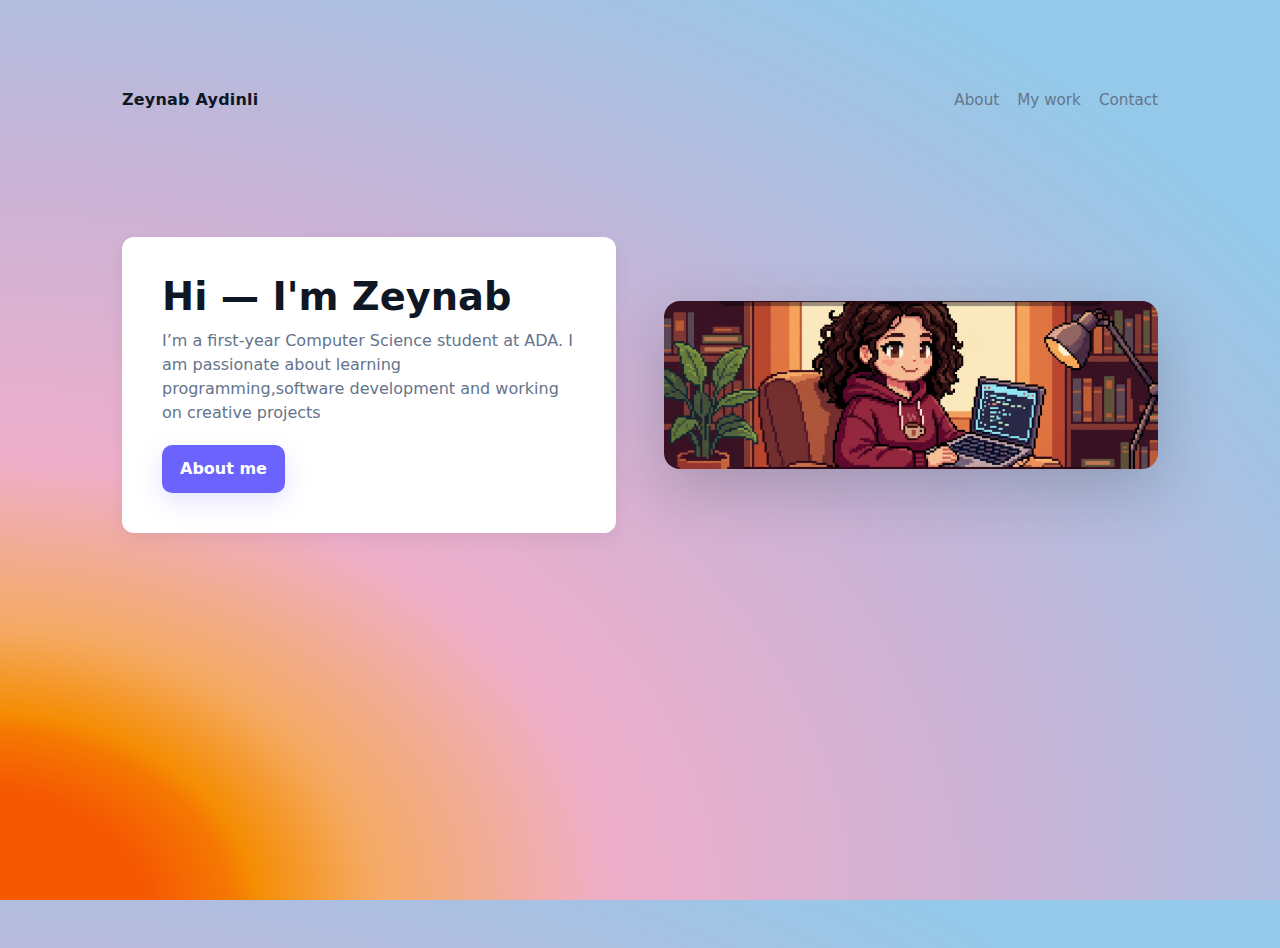
<file: index.html>
<!DOCTYPE html>
<html lang="en">
<head>
    <meta charset="UTF-8">
    <meta name="viewport" content="width=device-width, initial-scale=1.0">
    <title>Zeynab Aydinli</title>
    <link rel="stylesheet" href="css/style.css">
    




</head>
<body class="gradient-bg">
    <div class="site">
        <nav>
            <div class="brand">Zeynab Aydinli</div>
            <ul>
                <li><a href="about.html">About</a></li>
                <li><a href="projects.html">My work</a></li>
                <li><a href="contact.html">Contact</a></li>

            </ul>
        </nav>

        <header class="hero">
            <div class="card">
                <h1>Hi — I'm Zeynab</h1>
                <p class="lead">I’m a first‑year Computer Science student at ADA. I am passionate about learning programming,software development and working on creative projects

                </p>
                <a class="cta" href="about.html">About me</a>
            </div>

            <div class="hero-visual">
                <img src="images/Screenshot (654).png" alt="Portrait or illustration of Zeynab" width="3000" length= "2500">
            </div>
        </header>

    </div>
    
</body>
</html>
</file>
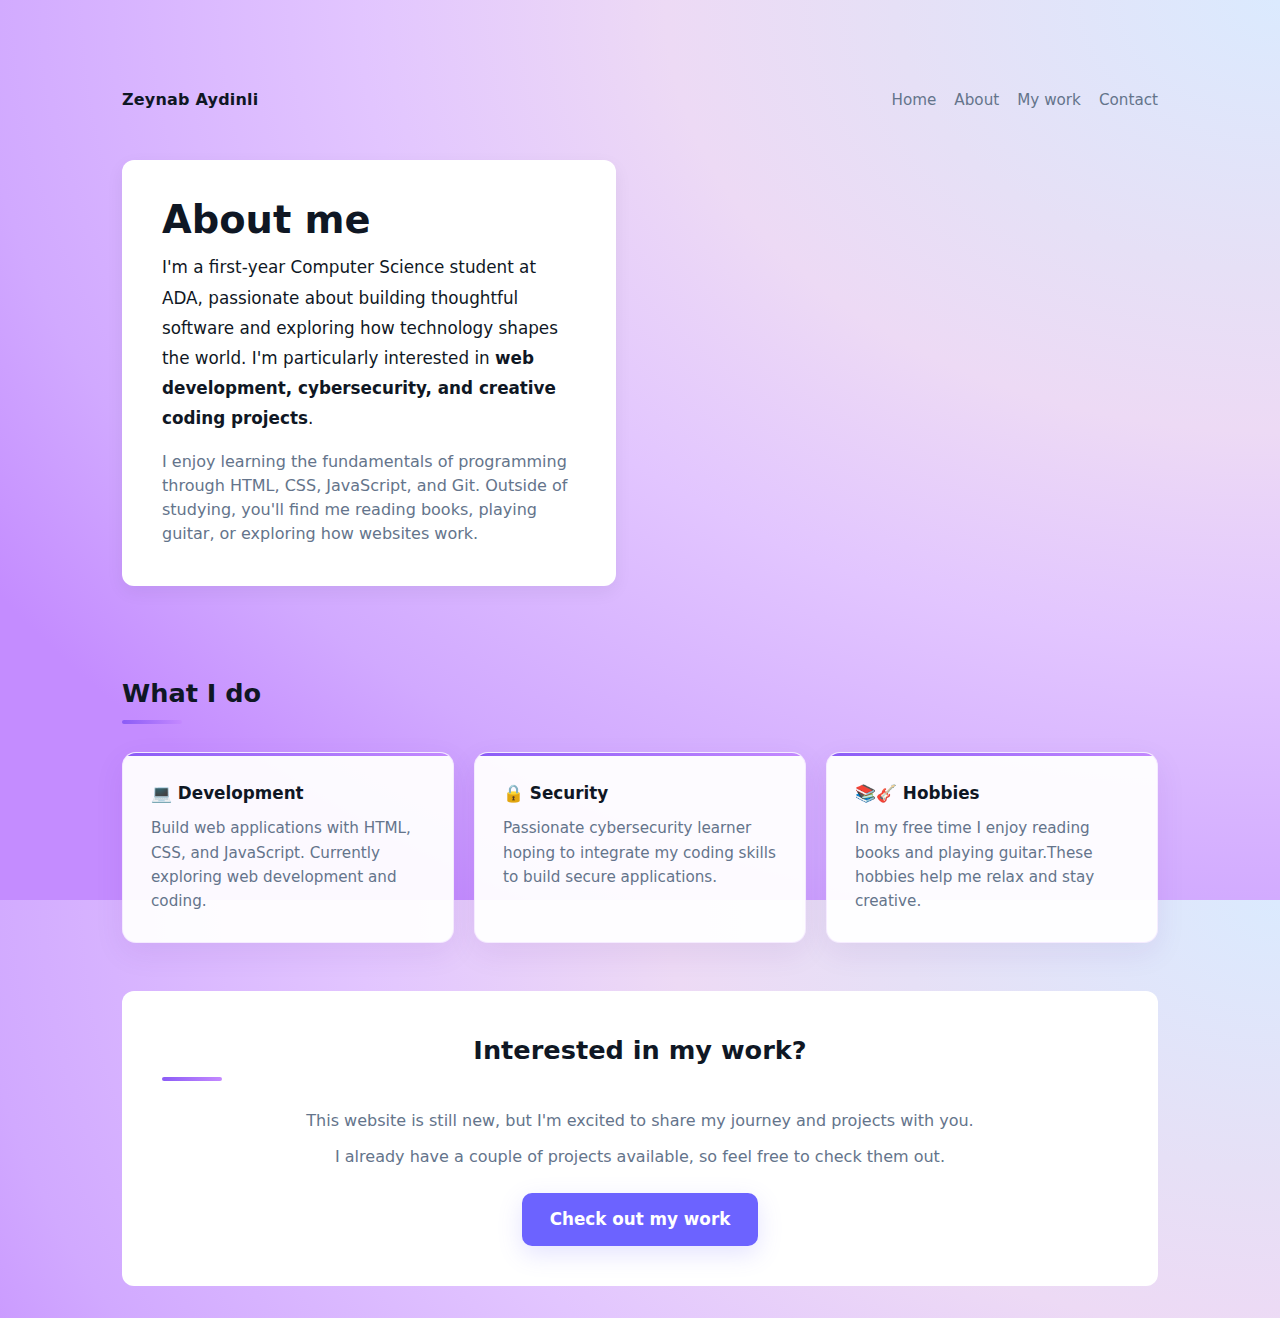
<file: about.html>
<html lang="en">
<head>
    <meta charset="UTF-8">
    <meta name="viewport" content="width=device-width, initial-scale=1.0">
    <title>About — Zeynab Aydinli</title>
    <link rel="stylesheet" href="css/style.css">
    




</head>
<body class="pattern-bg">
    <div class="site">
        <nav>
            <div class="brand">Zeynab Aydinli</div>
            <ul>
                <li><a href="index.html">Home</a></li>
                <li><a href="about.html">About</a></li>
                <li><a href="projects.html">My work</a></li>
                <li><a href="contact.html">Contact</a></li>
            </ul>
        </nav>

        <header class="hero">
            <div class="card">
                <h1>About me</h1>
                <p style="font-size: 1.05rem; line-height: 1.8;">
                    I'm a first‑year Computer Science student at ADA, passionate about building thoughtful software and exploring how technology shapes the world. 
                    I'm particularly interested in <strong>web development, cybersecurity, and creative coding projects</strong>.
                </p>
                <p style="margin-top: 16px; color: var(--muted); font-size: 1rem;">
                    I enjoy learning the fundamentals of programming through HTML, CSS, JavaScript, and Git. 
                    Outside of studying, you'll find me reading books, playing guitar, or exploring how websites work.
                </p>
            </div>
        </header>

        <!-- What I do section -->
        <section class="section">
            <h2>What I do</h2>
            <div class="cards-grid">
                <div class="accent-card">
                    <h3>💻 Development</h3>
                    <p>Build web applications with HTML, CSS, and JavaScript. Currently exploring web development and coding.</p>
                </div>
                <div class="accent-card">
                    <h3>🔒 Security</h3>
                    <p>Passionate cybersecurity learner hoping to integrate my coding skills to build secure applications.</p>
                </div>
                <div class="accent-card">
                    <h3>📚🎸 Hobbies</h3>
                    <p>In my free time I enjoy reading books and playing guitar.These hobbies help me relax and stay creative.</p>
                </div>
            </div>
        </section>

       

        <!-- CTA - subtle and elegant -->
        <section class="section" style="text-align: center; padding: 40px; background: var(--card); border-radius: var(--radius);">
            <h2>Interested in my work?</h2>
            <p style="margin: 12px 0; color: var(--muted);">This website is still new, but I'm excited to share my journey and projects with you.</p>
            <p style="margin: 12px 0; color: var(--muted);">I already have a couple of projects available, so feel free to check them out.</p>
            <a class="cta cta-large" href="projects.html">Check out my work</a>
        </section>
</div>
</file>
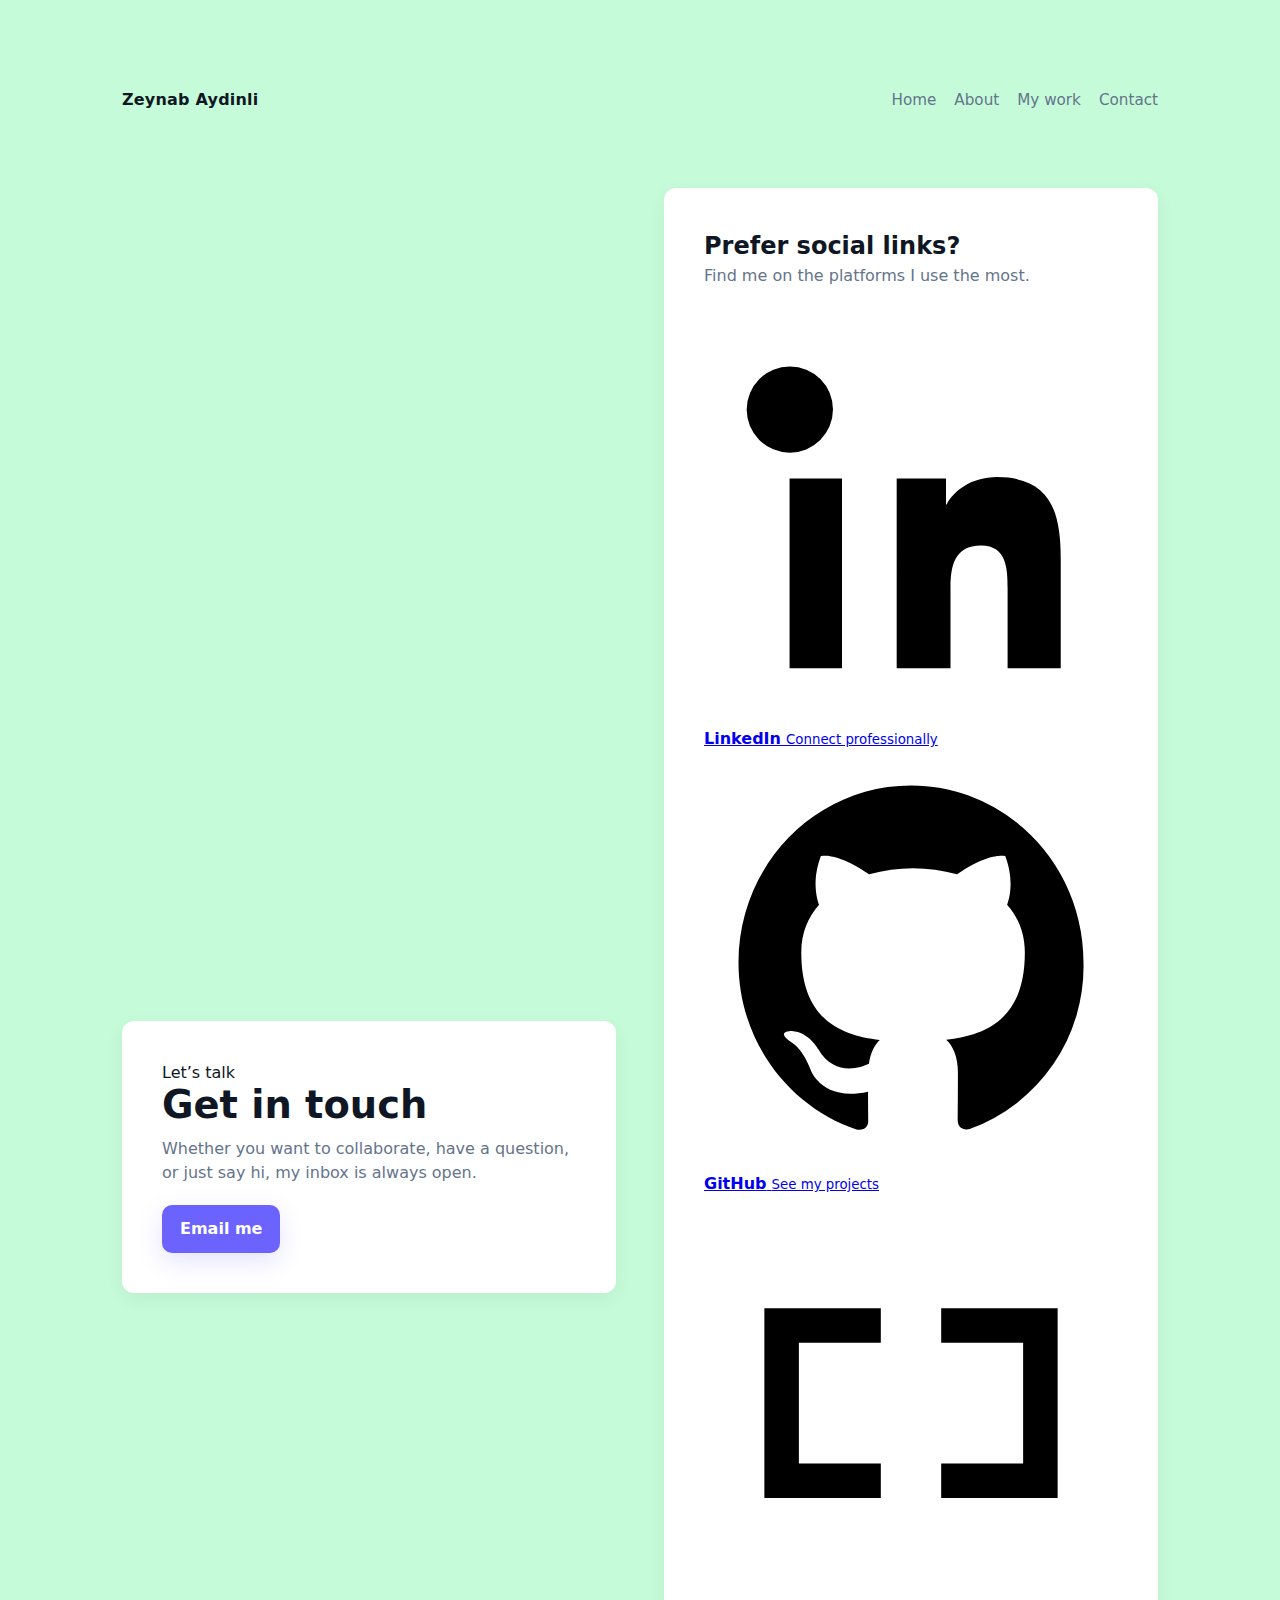
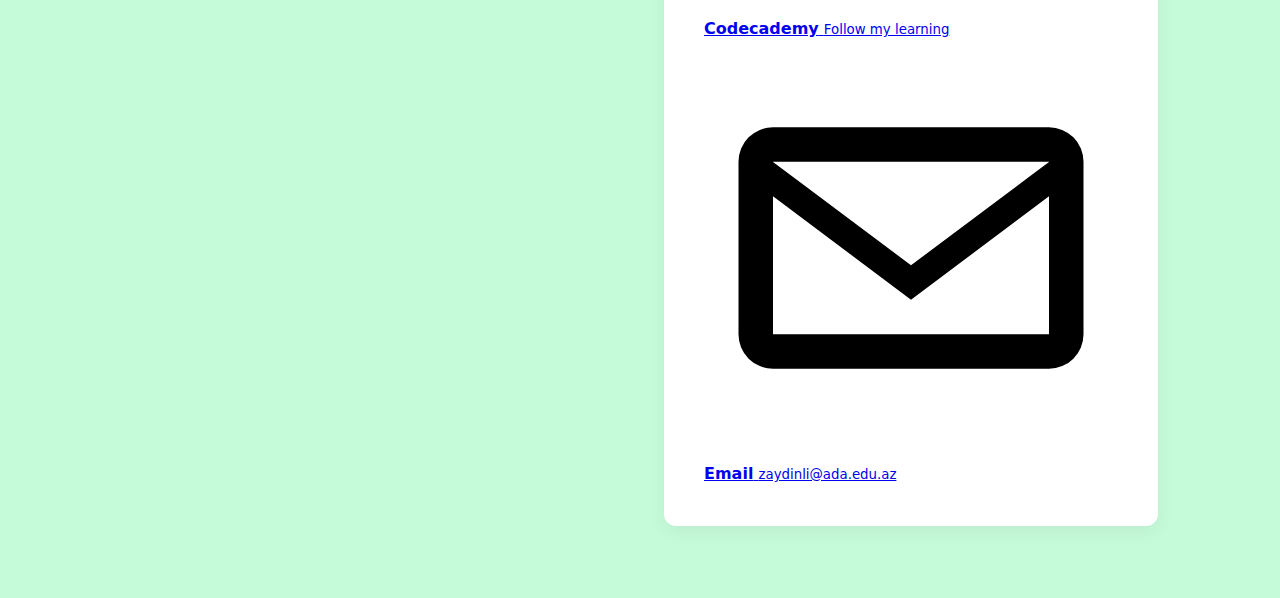
<file: Contact.html>
<!DOCTYPE html>
<html lang="en">
<head>
    <meta charset="UTF-8">
    <meta name="viewport" content="width=device-width, initial-scale=1.0">
    <title>Contact — Zeynab Aydinli</title>
    <link rel="stylesheet" href="css/style.css">
</head>
<body class="contact-bg">
    <div class="site">
        <nav>
            <div class="brand">Zeynab Aydinli</div>
            <ul>
                <li><a href="index.html">Home</a></li>
                <li><a href="about.html">About</a></li>
                <li><a href="projects.html">My work</a></li>
                <li><a href="contact.html">Contact</a></li>
            </ul>
        </nav>

        <section class="hero contact-hero">
            <div class="card contact-card">
                <p class="eyebrow">Let’s talk</p>
                <h1>Get in touch</h1>
                <p class="lead">Whether you want to collaborate, have a question, or just say hi, my inbox is always open.</p>
                <div class="contact-actions">
                    <a class="cta" href="mailto:youremail@example.com">Email me</a>
                    <div class="contact-meta">
                        
                    </div>
                </div>
            </div>

            <div class="card contact-card secondary">
                <h2>Prefer social links?</h2>
                <p class="muted" style="margin-bottom: 18px;">Find me on the platforms I use the most.</p>
                <div class="social-grid">
                    <a class="social-link linkedin" href="https://www.linkedin.com/in/zeynab-aydinli-aa3028374/" target="_blank" rel="noreferrer">
                        <span class="icon">
                            <svg viewBox="0 0 24 24" aria-hidden="true"><path d="M4.98 3.5a2.5 2.5 0 1 1-.01 5.001 2.5 2.5 0 0 1 .01-5Zm-.02 6.5H8v11H4.96V10Zm6.12 0h2.95v1.5h.04c.41-.77 1.42-1.58 2.92-1.58 3.12 0 3.69 2.05 3.69 4.72V21H17.6v-4.6c0-1.1-.02-2.52-1.54-2.52-1.54 0-1.77 1.2-1.77 2.44V21h-3.12V10Z"></path></svg>
                        </span>
                        <div>
                            <strong>LinkedIn</strong>
                            <small>Connect professionally</small>
                        </div>
                    </a>

                    <a class="social-link github" href="https://github.com/ZeynabAy" target="_blank" rel="noreferrer">
                        <span class="icon">
                            <svg viewBox="0 0 24 24" aria-hidden="true"><path d="M12 2C6.48 2 2 6.58 2 12.26c0 4.51 2.87 8.33 6.84 9.68.5.09.68-.22.68-.48 0-.24-.01-.87-.01-1.71-2.78.62-3.37-1.37-3.37-1.37-.46-1.2-1.12-1.52-1.12-1.52-.91-.64.07-.63.07-.63 1 .07 1.53 1.05 1.53 1.05.9 1.57 2.36 1.12 2.94.85.09-.66.35-1.12.63-1.38-2.22-.26-4.55-1.14-4.55-5.07 0-1.12.39-2.04 1.03-2.76-.1-.27-.45-1.35.1-2.82 0 0 .85-.28 2.8 1.05a9.5 9.5 0 0 1 5.1 0c1.95-1.33 2.8-1.05 2.8-1.05.55 1.47.2 2.55.1 2.82.64.72 1.03 1.64 1.03 2.76 0 3.94-2.33 4.8-4.56 5.06.36.32.68.94.68 1.9 0 1.37-.01 2.47-.01 2.8 0 .26.18.58.69.48A10.03 10.03 0 0 0 22 12.26C22 6.58 17.52 2 12 2Z"></path></svg>
                        </span>
                        <div>
                            <strong>GitHub</strong>
                            <small>See my projects</small>
                        </div>
                    </a>

                    <a class="social-link codecademy" href="https://www.codecademy.com/profiles/mega5970016290" target="_blank" rel="noreferrer">
                        <span class="icon">
                            <svg viewBox="0 0 24 24" aria-hidden="true"><path d="M3.5 6.5h6.75v2H5.5v7h4.75v2H3.5v-11Zm10.25 0H20.5v11h-6.75v-2h4.75v-7h-4.75v-2Z"></path></svg>
                        </span>
                        <div>
                            <strong>Codecademy</strong>
                            <small>Follow my learning</small>
                        </div>
                    </a>

                    <a class="social-link email" href="mailto:youremail@example.com">
                        <span class="icon">
                            <svg viewBox="0 0 24 24" aria-hidden="true"><path d="M4 5h16a2 2 0 0 1 2 2v10a2 2 0 0 1-2 2H4a2 2 0 0 1-2-2V7a2 2 0 0 1 2-2Zm0 2v.01L12 13l8-5.99V7H4Zm0 10h16V9l-8 6-8-6v8Z"></path></svg>
                        </span>
                        <div>
                            <strong>Email</strong>
                            <small>zaydinli@ada.edu.az</small>
                        </div>
                    </a>
                </div>
            </div>
        </section>
    </div>
</body>
</html>
</file>
<file: css/style.css>
:root{
    --bg: #c6fbd9;
    --card: #FFFFFF;
    --text: #0F1724;
    --muted: #64748B;
    --accent: #6C63FF;
    --radius: 12px;
    --max-width: 1100px;
    --color-blue: #3B82F6;
    --color-green: #10B981;
    --color-pink: #EC4899;
    --color-amber: #F59E0B;
    --color-purple: #8B5CF6;
}

*{box-sizing:border-box;margin:0;padding:0}

html,body{height:100%}
body{
    font-family: system-ui, -apple-system, 'Segoe UI', Roboto, 'Helvetica Neue', Arial;
    color:var(--text);
    background:var(--bg);
    -webkit-font-smoothing:antialiased;
    -moz-osx-font-smoothing:grayscale;
    line-height:1.5;
}

/* Pattern background for about page - lighter complementary gradient */
body.pattern-bg{
    background: radial-gradient(
        120% 120% at 100% 0%,
        rgba(219, 234, 254, 1) 0%,
        rgba(230, 224, 246, 1) 25%,
        rgba(237, 218, 245, 1) 40%,
        rgba(226, 197, 255, 1) 60%,
        rgba(209, 169, 255, 1) 85%,
        rgba(196, 140, 255, 1) 100%
    );
}

/* Radial gradient background for home page */
body.gradient-bg{
    background: radial-gradient(
        125% 125% at -2% 101%,
        rgba(245, 87, 2, 1) 10.5%,
        rgba(245, 120, 2, 1) 16%,
        rgba(245, 140, 2, 1) 17.5%,
        rgba(245, 170, 100, 1) 25%,
        rgba(238, 174, 202, 1) 40%,
        rgba(202, 179, 214, 1) 65%,
        rgba(148, 201, 233, 1) 100%
    );
}

/* Projects page — muted linear + vignette (matching but distinct) */
body.projects-bg{
    background:
        linear-gradient(180deg, rgba(245,245,250,0.88), rgba(235,230,250,0.92)),
        radial-gradient(60% 40% at 10% 10%, rgba(108,99,255,0.06), transparent 25%),
        radial-gradient(60% 40% at 90% 90%, rgba(99,155,255,0.05), transparent 30%);
    color:var(--text);
}

/* Keep content readable on top of background */
.site{ background: transparent; }
.card, .project-content{ background: rgba(255,255,255,0.96); }

/* Projects page background - softer complementary gradient */
.site > .section{
    position:relative;
}

/* Layout container */
.site{
    max-width:var(--max-width);
    margin:48px auto;
    padding:32px;
}

/* Navigation */
nav{
    display:flex;
    align-items:center;
    gap:24px;
    padding:8px 0;
}
.brand{
    font-weight:700;
    letter-spacing:0.2px;
}
nav ul{
    margin-left:auto;
    list-style:none;
    display:flex;
    gap:18px;
}
nav a{
    color:var(--muted);
    text-decoration:none;
    font-size:0.95rem;
}
nav a:hover{color:var(--text)}

/* Hero */
.hero{
    display:grid;
    grid-template-columns: 1fr 1fr;
    gap:48px;
    align-items:center;
    background:transparent;
    padding:40px 0;
}
.card{
    background:var(--card);
    border-radius:var(--radius);
    padding:40px;
    box-shadow: 0 6px 18px rgba(15,23,36,0.06);
}
.hero h1{
    font-size:clamp(1.8rem, 3vw, 2.8rem);
    margin-bottom:12px;
    line-height:1.05;
}
.hero p.lead{
    color:var(--muted);
    font-size:1rem;
    margin-bottom:20px;
}

.cta{
    display:inline-block;
    background:var(--accent);
    color:white;
    padding:12px 18px;
    border-radius:10px;
    text-decoration:none;
    font-weight:600;
    box-shadow: 0 8px 24px rgba(108,99,255,0.18);
}

.hero-visual{
    width:100%;
    height:100%;
    display:flex;
    align-items:center;
    justify-content:center;
    min-height:450px;
}
.hero-visual img{
    width:100%;
    max-width:500px;
    height:auto;
    border-radius:16px;
    object-fit:cover;
    box-shadow: 0 20px 60px rgba(15,23,36,0.2);
    transition: transform 0.3s ease, box-shadow 0.3s ease;
}
.hero-visual img:hover{
    transform: scale(1.05);
    box-shadow: 0 25px 70px rgba(15,23,36,0.25);
}

/* Utility */
.muted{color:var(--muted)}

/* Responsive - Tablets & Mobile */
@media (max-width: 1024px) {
    .site {
        margin: 32px auto;
        padding: 24px;
    }
    
    nav {
        gap: 16px;
    }
    
    nav ul {
        gap: 12px;
    }
    
    nav a {
        font-size: 0.9rem;
    }
    
    .hero {
        grid-template-columns: 1fr;
        gap: 32px;
        padding: 24px 0;
    }
    
    .card {
        padding: 32px;
    }
    
    .hero-visual {
        min-height: 350px;
    }
    
    .hero-visual img {
        max-width: 100%;
    }
}

@media (max-width: 768px) {
    .site {
        margin: 24px auto;
        padding: 20px;
    }
    
    .brand {
        font-size: 1.1rem;
    }
    
    nav ul {
        flex-wrap: wrap;
        gap: 10px;
    }
    
    nav a {
        font-size: 0.85rem;
    }
    
    .card {
        padding: 24px;
    }
    
    .hero h1 {
        font-size: clamp(1.5rem, 2.5vw, 2.2rem);
    }
    
    .hero-visual {
        min-height: 300px;
    }
    
    .section h2 {
        font-size: clamp(1.3rem, 1.8vw, 1.8rem);
    }
    
    .cards-grid {
        grid-template-columns: 1fr;
        gap: 16px;
    }
    
    .accent-card {
        padding: 20px;
    }
    
    .accent-card h3 {
        font-size: 1rem;
    }
    
    .accent-card p {
        font-size: 0.9rem;
    }
}

@media (max-width: 600px) {
    .site {
        margin: 16px auto;
        padding: 16px;
    }
    
    nav {
        flex-direction: column;
        gap: 12px;
        align-items: flex-start;
    }
    
    .brand {
        font-size: 1rem;
    }
    
    nav ul {
        margin-left: 0;
        width: 100%;
        flex-direction: column;
        gap: 8px;
    }
    
    nav a {
        font-size: 0.8rem;
    }
    
    .hero h1 {
        font-size: clamp(1.3rem, 2.2vw, 2rem);
        margin-bottom: 8px;
    }
    
    .hero p.lead {
        font-size: 0.9rem;
        margin-bottom: 16px;
    }
    
    .cta {
        padding: 10px 16px;
        font-size: 0.9rem;
    }
    
    .card {
        padding: 20px;
    }
    
    .hero-visual {
        min-height: 250px;
    }
    
    .hero-visual img {
        max-width: 100%;
    }
    
    .section {
        margin-top: 32px;
    }
    
    .section h2 {
        font-size: clamp(1.2rem, 1.6vw, 1.6rem);
        margin-bottom: 20px;
    }
    
    .section h2::after {
        width: 40px;
        height: 3px;
    }
    
    .cards-grid {
        gap: 12px;
    }
    
    .accent-card {
        padding: 16px;
    }
    
    .accent-card h3 {
        font-size: 0.95rem;
        margin-bottom: 8px;
    }
    
    .accent-card p {
        font-size: 0.85rem;
        line-height: 1.5;
    }
    
    .highlight-box {
        padding: 16px;
        border-left-width: 4px;
    }
    
    .highlight-box p {
        font-size: 0.9rem;
    }
}

/* Accessibility */
a:focus-visible{outline:3px solid rgba(108,99,255,0.18);outline-offset:3px}

/* Small helpers for other sections */
section{margin-top:28px}

/* About page sections */
.section{
    margin-top:48px;
}
.section h2{
    font-size:clamp(1.5rem, 2vw, 2rem);
    margin-bottom:28px;
    color:var(--text);
    position:relative;
    padding-bottom:12px;
}
.section h2::after{
    content:'';
    position:absolute;
    bottom:0;
    left:0;
    width:60px;
    height:4px;
    background:linear-gradient(90deg, #8B5CF6, #C489FF);
    border-radius:2px;
}

/* Color / accent cards (glassmorphism) */
.cards-grid{
    display:grid;
    grid-template-columns: repeat(auto-fit, minmax(260px, 1fr));
    gap:20px;
}
.accent-card{
    padding:28px;
    background:rgba(255, 255, 255, 0.95);
    border-radius:14px;
    box-shadow: 0 10px 30px rgba(88, 28, 135, 0.08);
    transition: all 0.3s ease;
    border:1px solid rgba(226, 197, 255, 0.3);
    position:relative;
    overflow:hidden;
}
.accent-card::before{
    content:'';
    position:absolute;
    top:0;
    left:0;
    right:0;
    height:3px;
    background:linear-gradient(90deg, #8B5CF6, #C489FF);
}
.accent-card:hover{
    transform: translateY(-8px);
    box-shadow: 0 16px 40px rgba(88, 28, 135, 0.15);
}
.accent-card h3{
    font-size:1.05rem;
    margin-bottom:10px;
}
.accent-card p{
    color:var(--muted);
    font-size:0.95rem;
    line-height:1.6;
}

/* Subtle highlight box used for hobbies */
.highlight-box{
    padding:28px;
    background:linear-gradient(90deg, rgba(108,99,255,0.04), rgba(108,99,255,0.02));
    border-left:5px solid rgba(108,99,255,0.14);
    border-radius:10px;
}
.highlight-box p{color:var(--text);font-size:1rem;line-height:1.7}

/* CTA Section styling */
.cta-large{font-size:1.05rem;padding:14px 28px;border-radius:10px;margin-top:12px}

/* Projects page layout */
.projects-grid{
    display:grid;
    grid-template-columns: 1.1fr 1fr;
    gap:60px;
    align-items:center;
    margin-top:64px;
}
.projects-grid:nth-child(even){
    direction:rtl;
}
.projects-grid > *{
    direction:ltr;
}
.project-image {
    width: 100%;
    height: auto;         
    border-radius: 16px;   
    object-fit: contain;   
    box-shadow: none;      
    transition: none;    
}

.project-image.gallery img {
    width: 100%;
    height: auto;          
    border-radius: 16px;
    object-fit: contain;   
    box-shadow: none;   
    transition: none;      
}


@media (max-width: 768px) {
    .project-image.gallery {
        grid-template-columns: 1fr; 
    }
}

.project-image{
    width:100%;
    height:auto;
    border-radius:16px;
    object-fit:cover;
    

    
}
.project-image:hover{
    transform: scale(1.05);
    box-shadow: 0 16px 48px rgba(15,23,36,0.2);
}
.project-image.gallery img:hover{
    transform: scale(1.05);
    box-shadow: 0 16px 48px rgba(15,23,36,0.2);
}
.project-content{
    padding:32px;
    background:rgba(255, 255, 255, 0.95);
    border-radius:16px;
    border:1px solid rgba(226, 197, 255, 0.3);
    box-shadow: 0 10px 30px rgba(88, 28, 135, 0.08);
    position:relative;
    overflow:hidden;
    transition: all 0.3s ease;
}
.project-content::before{
    content:'';
    position:absolute;
    top:0;
    left:0;
    right:0;
    height:4px;
    background:linear-gradient(90deg, #8B5CF6, #C489FF);
}
.project-content:hover{
    transform: translateY(-6px);
    box-shadow: 0 16px 48px rgba(88, 28, 135, 0.15);
}
.project-content h3{
    font-size:clamp(1.4rem, 2.5vw, 1.8rem);
    margin-bottom:16px;
    margin-top:8px;
    color:var(--text);
    line-height:1.3;
    font-weight:600;
}
.project-content p{
    color:var(--muted);
    line-height:1.8;
    margin-bottom:24px;
    font-size:1rem;
}
.project-tags{
    display:flex;
    flex-wrap:wrap;
    gap:10px;
    margin-top:24px;
}
.project-tag{
    background:rgba(108,99,255,0.1);
    color:var(--accent);
    padding:8px 14px;
    border-radius:20px;
    font-size:0.85rem;
    font-weight:600;
    letter-spacing:0.3px;
    transition: all 0.2s ease;
}
.project-tag:hover{
    background:rgba(108,99,255,0.2);
    transform: translateY(-2px);
}

/* Visual separator between projects */
.projects-grid:not(:last-child){
    padding-bottom:16px;
    border-bottom:1px solid rgba(226, 197, 255, 0.15);
}

/* Responsive projects */
@media (max-width: 1024px) {
    .projects-grid {
        grid-template-columns: 1fr 0.9fr;
        gap: 32px;
    }
}

@media (max-width: 900px) {
    .projects-grid {
        grid-template-columns: 1fr;
        gap: 32px;
    }
    .project-image.gallery{
        grid-template-columns: 1fr;
    }
}

@media (max-width: 600px) {
    .projects-grid {
        grid-template-columns: 1fr;
        gap: 24px;
    }
    
    .project-content h3 {
        font-size: 1.3rem;
    }
    
    .project-image {
        max-width: 100%;
    }
}
</file>
